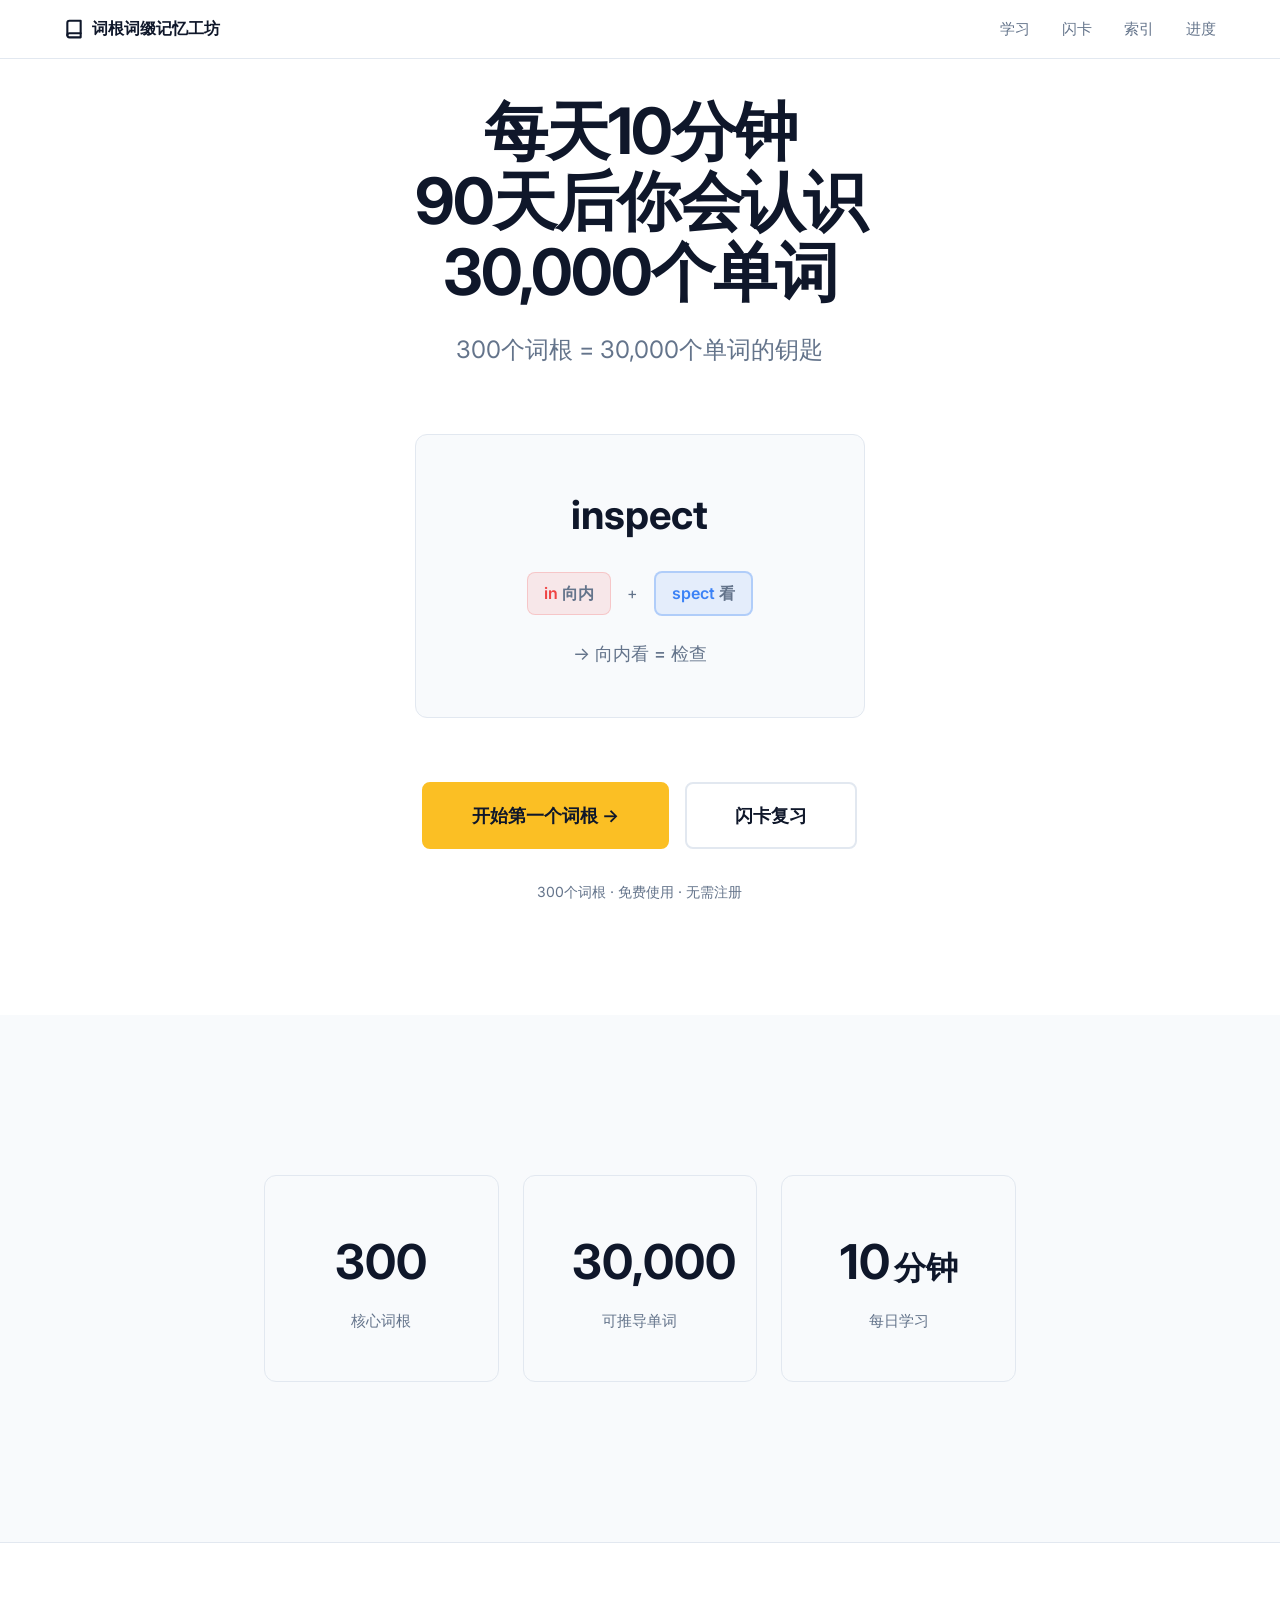
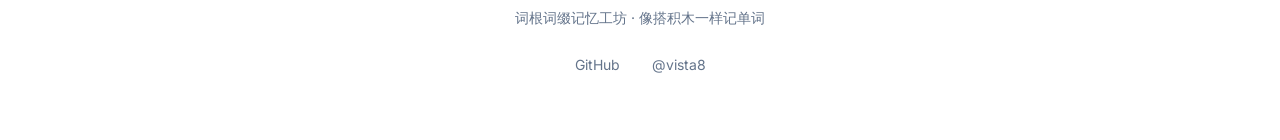
<file: index.html>
<!DOCTYPE html>
<html lang="zh-CN">
<head>
  <meta charset="UTF-8">
  <meta name="viewport" content="width=device-width, initial-scale=1.0">
  <title>词根词缀记忆工坊</title>

  <!-- Google Fonts -->
  <link rel="preconnect" href="https://fonts.googleapis.com">
  <link rel="preconnect" href="https://fonts.gstatic.com" crossorigin>
  <link href="https://fonts.googleapis.com/css2?family=Inter:wght@300;400;500;600;700&display=swap" rel="stylesheet">

  <link rel="stylesheet" href="css/minimal.css">
</head>
<body>

  <!-- 极简导航 -->
  <nav class="nav">
    <div class="nav-container">
      <a href="index.html" class="nav-logo">
        <svg width="20" height="20" viewBox="0 0 24 24" fill="none" stroke="currentColor" stroke-width="2.5" stroke-linecap="round" stroke-linejoin="round">
          <path d="M4 19.5A2.5 2.5 0 0 1 6.5 17H20"></path>
          <path d="M6.5 2H20v20H6.5A2.5 2.5 0 0 1 4 19.5v-15A2.5 2.5 0 0 1 6.5 2z"></path>
        </svg>
        词根词缀记忆工坊
      </a>
      <div class="nav-links">
        <a href="learn.html" class="nav-link">学习</a>
        <a href="flashcard.html" class="nav-link">闪卡</a>
        <a href="roots.html" class="nav-link">索引</a>
        <a href="progress.html" class="nav-link">进度</a>
      </div>
      <button class="nav-toggle" id="navToggle" aria-label="菜单" aria-expanded="false">
        <span></span>
        <span></span>
        <span></span>
      </button>
    </div>
  </nav>

  <!-- Hero Section - 超大留白 -->
  <section class="hero">
    <div class="container">

      <!-- 主标题 -->
      <h1 class="hero-title">
        每天10分钟<br>
        90天后你会认识<br>
        30,000个单词
      </h1>

      <!-- 副标题 -->
      <p class="hero-subtitle">
        300个词根 = 30,000个单词的钥匙
      </p>

      <!-- 动态词根演示 -->
      <div class="demo">
        <div class="demo-word">
          <span id="demoWord">inspect</span>
        </div>

        <div class="demo-breakdown">
          <div class="demo-part prefix">
            <span id="demoPrefix">in</span>
            <span class="text-secondary">向内</span>
          </div>
          <span class="demo-arrow">+</span>
          <div class="demo-part root">
            <span id="demoRoot">spect</span>
            <span class="text-secondary">看</span>
          </div>
        </div>

        <div class="demo-meaning">
          <span class="demo-arrow">→</span>
          <span id="demoMeaning">向内看 = 检查</span>
        </div>
      </div>

      <!-- CTA按钮组 -->
      <div style="display: flex; gap: 16px; justify-content: center; flex-wrap: wrap;">
        <a href="learn.html" class="btn btn-primary btn-large">
          开始第一个词根 →
        </a>
        <a href="flashcard.html" class="btn btn-large" style="background: white; border: 2px solid var(--color-border); color: var(--color-text);">
          闪卡复习
        </a>
      </div>

      <!-- 底部小字 -->
      <p class="text-secondary mt-xl" style="font-size: 0.875rem;">
        300个词根 · 免费使用 · 无需注册
      </p>

    </div>
  </section>

  <!-- 简单统计（可选，保留在首屏以下） -->
  <section style="padding: 96px 24px; background: #F8FAFC;">
    <div class="container">
      <div class="stat-grid">
        <div class="stat-card">
          <div class="stat-value">300</div>
          <div class="stat-label">核心词根</div>
        </div>
        <div class="stat-card">
          <div class="stat-value">30,000</div>
          <div class="stat-label">可推导单词</div>
        </div>
        <div class="stat-card">
          <div class="stat-value">10<span style="font-size: 2rem; margin-left: 4px;">分钟</span></div>
          <div class="stat-label">每日学习</div>
        </div>
      </div>
    </div>
  </section>

  <!-- Footer -->
  <footer class="footer">
    <div class="container">
      <p>词根词缀记忆工坊 · 像搭积木一样记单词</p>
      <div class="footer-links">
        <a href="https://github.com" class="footer-link" target="_blank">GitHub</a>
        <a href="https://x.com/vista8" class="footer-link" target="_blank">@vista8</a>
      </div>
    </div>
  </footer>

  <script src="js/nav.js"></script>

  <!-- 动态词根演示脚本 -->
  <script>
    const examples = [
      {
        word: 'inspect',
        prefix: 'in',
        prefixMeaning: '向内',
        root: 'spect',
        rootMeaning: '看',
        meaning: '向内看 = 检查'
      },
      {
        word: 'respect',
        prefix: 're',
        prefixMeaning: '再',
        root: 'spect',
        rootMeaning: '看',
        meaning: '再看 = 尊重'
      },
      {
        word: 'transport',
        prefix: 'trans',
        prefixMeaning: '穿过',
        root: 'port',
        rootMeaning: '带',
        meaning: '带过去 = 运输'
      },
      {
        word: 'export',
        prefix: 'ex',
        prefixMeaning: '向外',
        root: 'port',
        rootMeaning: '带',
        meaning: '带出去 = 出口'
      },
      {
        word: 'predict',
        prefix: 'pre',
        prefixMeaning: '提前',
        root: 'dict',
        rootMeaning: '说',
        meaning: '提前说 = 预测'
      }
    ];

    let currentIndex = 0;

    function updateDemo() {
      const example = examples[currentIndex];

      // 淡出效果
      const demoElement = document.querySelector('.demo');
      demoElement.style.opacity = '0';
      demoElement.style.transform = 'translateY(10px)';

      setTimeout(() => {
        // 更新内容
        document.getElementById('demoWord').textContent = example.word;
        document.getElementById('demoPrefix').textContent = example.prefix;
        document.getElementById('demoRoot').textContent = example.root;
        document.getElementById('demoMeaning').textContent = example.meaning;

        // 更新中文解释
        const prefixPart = document.querySelector('.demo-part.prefix .text-secondary');
        const rootPart = document.querySelector('.demo-part.root .text-secondary');
        if (prefixPart) prefixPart.textContent = example.prefixMeaning;
        if (rootPart) rootPart.textContent = example.rootMeaning;

        // 淡入效果
        demoElement.style.transition = 'all 400ms cubic-bezier(0.4, 0, 0.2, 1)';
        demoElement.style.opacity = '1';
        demoElement.style.transform = 'translateY(0)';

        currentIndex = (currentIndex + 1) % examples.length;
      }, 400);
    }

    // 每4秒切换一次
    setInterval(updateDemo, 4000);

    // 初始化过渡效果
    document.querySelector('.demo').style.transition = 'all 400ms cubic-bezier(0.4, 0, 0.2, 1)';
  </script>

</body>
</html>
</file>
<file: css/minimal.css>
/*
 * 词根词缀记忆工坊 - 极简主义设计
 * 原则：Less is More
 * 设计师：偏执的完美主义者
 */

/* ===== 重置与基础 ===== */

* {
  margin: 0;
  padding: 0;
  box-sizing: border-box;
}

:root {
  /* 颜色系统（极简） */
  --color-text: #0F172A;
  --color-text-secondary: #64748B;
  --color-text-tertiary: #94A3B8;
  --color-accent: #FBBF24;
  --color-accent-dark: #F59E0B;
  --color-border: #E2E8F0;
  --color-bg: #FFFFFF;
  --color-bg-secondary: #F8FAFC;
  --color-bg-hover: #F8FAFC;

  /* 间距系统（8px网格） */
  --space-xs: 4px;
  --space-sm: 8px;
  --space-md: 16px;
  --space-lg: 24px;
  --space-xl: 32px;
  --space-2xl: 48px;
  --space-3xl: 64px;
  --space-4xl: 96px;

  /* 字体系统 */
  --font-family: 'Inter', -apple-system, BlinkMacSystemFont, 'Segoe UI', sans-serif;

  /* 阴影系统（极浅） */
  --shadow-sm: 0 1px 2px 0 rgba(0, 0, 0, 0.02);
  --shadow-md: 0 2px 8px 0 rgba(0, 0, 0, 0.04);
  --shadow-lg: 0 4px 16px 0 rgba(0, 0, 0, 0.06);

  /* 圆角（统一） */
  --radius: 8px;
  --radius-lg: 12px;

  /* 过渡 */
  --transition: 200ms cubic-bezier(0.4, 0, 0.2, 1);
}

html {
  font-size: 16px;
  -webkit-font-smoothing: antialiased;
  -moz-osx-font-smoothing: grayscale;
}

body {
  font-family: var(--font-family);
  font-size: 1rem;
  line-height: 1.6;
  color: var(--color-text);
  background: var(--color-bg);
}

/* ===== 排版系统 ===== */

h1, h2, h3, h4, h5, h6 {
  font-family: var(--font-family);
  font-weight: 700;
  line-height: 1.2;
  letter-spacing: -0.02em;
}

h1 {
  font-size: 3rem;
  font-weight: 700;
}

h2 {
  font-size: 2rem;
  font-weight: 600;
}

h3 {
  font-size: 1.5rem;
  font-weight: 600;
}

p {
  margin-bottom: var(--space-md);
}

/* ===== 布局容器 ===== */

.container {
  max-width: 800px;
  margin: 0 auto;
  padding: 0 var(--space-lg);
}

.container-wide {
  max-width: 1200px;
  margin: 0 auto;
  padding: 0 var(--space-lg);
}

/* ===== 按钮系统 ===== */

.btn {
  display: inline-flex;
  align-items: center;
  justify-content: center;
  gap: var(--space-sm);
  padding: 14px 32px;
  font-size: 1rem;
  font-weight: 600;
  line-height: 1.5;
  text-decoration: none;
  color: var(--color-text);
  background: var(--color-bg);
  border: 2px solid var(--color-border);
  border-radius: var(--radius);
  cursor: pointer;
  transition: all var(--transition);
  min-height: 48px;
  white-space: nowrap;
}

.btn:hover {
  background: var(--color-bg-hover);
  border-color: var(--color-text);
  transform: translateY(-1px);
  box-shadow: var(--shadow-md);
}

.btn:active {
  transform: translateY(0);
  box-shadow: var(--shadow-sm);
}

.btn-primary {
  color: var(--color-text);
  background: var(--color-accent);
  border-color: var(--color-accent);
}

.btn-primary:hover {
  background: var(--color-accent-dark);
  border-color: var(--color-accent-dark);
  color: var(--color-text);
}

.btn-large {
  padding: 18px 48px;
  font-size: 1.125rem;
  font-weight: 600;
  min-height: 56px;
}

.btn-text {
  background: transparent;
  border: none;
  padding: 8px 16px;
  color: var(--color-text-secondary);
}

.btn-text:hover {
  background: transparent;
  color: var(--color-text);
  border: none;
  transform: none;
  box-shadow: none;
}

/* ===== 卡片系统 ===== */

.card {
  background: var(--color-bg);
  border: 1px solid var(--color-border);
  border-radius: var(--radius-lg);
  padding: var(--space-xl);
  transition: all var(--transition);
}

.card:hover {
  box-shadow: var(--shadow-lg);
  border-color: var(--color-text);
}

.card-simple {
  border: none;
  padding: var(--space-lg);
}

/* ===== 导航栏 ===== */

.nav {
  position: fixed;
  top: 0;
  left: 0;
  right: 0;
  z-index: 1000;
  background: rgba(255, 255, 255, 0.98);
  backdrop-filter: blur(10px);
  border-bottom: 1px solid var(--color-border);
}

.nav-container {
  max-width: 1200px;
  margin: 0 auto;
  padding: var(--space-md) var(--space-lg);
  display: flex;
  align-items: center;
  justify-content: space-between;
}

.nav-logo {
  font-size: 1rem;
  font-weight: 600;
  color: var(--color-text);
  text-decoration: none;
  display: flex;
  align-items: center;
  gap: var(--space-sm);
}

.nav-links {
  display: flex;
  align-items: center;
  gap: var(--space-xl);
}

.nav-link {
  font-size: 0.9375rem;
  font-weight: 500;
  color: var(--color-text-secondary);
  text-decoration: none;
  transition: color var(--transition);
}

.nav-link:hover {
  color: var(--color-text);
}

/* ===== Hero Section ===== */

.hero {
  min-height: 100vh;
  display: flex;
  flex-direction: column;
  align-items: center;
  justify-content: center;
  text-align: center;
  padding: var(--space-4xl) var(--space-lg);
}

.hero-title {
  font-size: 4rem;
  font-weight: 700;
  line-height: 1.1;
  letter-spacing: -0.03em;
  margin-bottom: var(--space-lg);
  max-width: 800px;
}

.hero-subtitle {
  font-size: 1.5rem;
  font-weight: 400;
  color: var(--color-text-secondary);
  margin-bottom: var(--space-3xl);
  max-width: 600px;
}

/* ===== 词根拆解演示 ===== */

.demo {
  background: var(--color-bg-hover);
  border: 1px solid var(--color-border);
  border-radius: var(--radius-lg);
  padding: var(--space-2xl);
  margin: var(--space-3xl) 0;
  max-width: 600px;
}

.demo-word {
  font-size: 2.5rem;
  font-weight: 700;
  color: var(--color-text);
  margin-bottom: var(--space-lg);
  display: flex;
  align-items: center;
  justify-content: center;
  gap: var(--space-sm);
}

.demo-breakdown {
  display: flex;
  align-items: center;
  justify-content: center;
  gap: var(--space-md);
  margin-bottom: var(--space-lg);
  flex-wrap: wrap;
}

.demo-part {
  display: inline-flex;
  align-items: center;
  gap: var(--space-xs);
  padding: var(--space-sm) var(--space-md);
  border-radius: var(--radius);
  font-size: 1rem;
  font-weight: 600;
}

.demo-part.prefix {
  background: rgba(239, 68, 68, 0.1);
  color: #EF4444;
  border: 1px solid rgba(239, 68, 68, 0.2);
}

.demo-part.root {
  background: rgba(59, 130, 246, 0.1);
  color: #3B82F6;
  border: 2px solid rgba(59, 130, 246, 0.3);
}

.demo-part.suffix {
  background: rgba(245, 158, 11, 0.1);
  color: #F59E0B;
  border: 1px solid rgba(245, 158, 11, 0.2);
}

.demo-meaning {
  font-size: 1.125rem;
  color: var(--color-text-secondary);
  font-weight: 500;
}

.demo-arrow {
  color: var(--color-text-secondary);
  font-weight: 400;
}

/* ===== 进度指示器 ===== */

.progress {
  margin: var(--space-2xl) 0;
}

.progress-bar {
  width: 100%;
  height: 4px;
  background: var(--color-border);
  border-radius: 2px;
  overflow: hidden;
}

.progress-fill {
  height: 100%;
  background: var(--color-accent);
  transition: width 400ms cubic-bezier(0.4, 0, 0.2, 1);
}

.progress-text {
  font-size: 0.875rem;
  color: var(--color-text-secondary);
  margin-top: var(--space-sm);
  text-align: right;
}

/* ===== 选项按钮（测试题） ===== */

.option {
  width: 100%;
  text-align: left;
  padding: var(--space-lg);
  margin-bottom: var(--space-md);
  background: var(--color-bg);
  border: 2px solid var(--color-border);
  border-radius: var(--radius);
  font-size: 1rem;
  font-weight: 500;
  color: var(--color-text);
  cursor: pointer;
  transition: all var(--transition);
}

.option:hover:not(:disabled) {
  border-color: var(--color-text);
  background: var(--color-bg-hover);
}

.option:disabled {
  cursor: not-allowed;
  opacity: 0.6;
}

.option.correct {
  background: var(--color-accent);
  border-color: var(--color-accent);
  color: var(--color-text);
}

.option.wrong {
  background: #FEE2E2;
  border-color: #EF4444;
  color: #DC2626;
}

/* ===== 反馈消息 ===== */

.feedback {
  padding: var(--space-lg);
  border-radius: var(--radius);
  margin: var(--space-lg) 0;
  font-weight: 500;
}

.feedback.success {
  background: rgba(251, 191, 36, 0.1);
  color: var(--color-text);
  border: 1px solid var(--color-accent);
}

.feedback.error {
  background: #FEE2E2;
  color: #DC2626;
  border: 1px solid #EF4444;
}

/* ===== 统计卡片 ===== */

.stat-grid {
  display: grid;
  grid-template-columns: repeat(auto-fit, minmax(200px, 1fr));
  gap: var(--space-lg);
  margin: var(--space-3xl) 0;
}

.stat-card {
  text-align: center;
  padding: var(--space-2xl);
  border: 1px solid var(--color-border);
  border-radius: var(--radius-lg);
}

.stat-value {
  font-size: 3rem;
  font-weight: 700;
  color: var(--color-text);
  margin-bottom: var(--space-sm);
}

.stat-label {
  font-size: 0.9375rem;
  color: var(--color-text-secondary);
  font-weight: 500;
}

/* ===== Footer ===== */

.footer {
  border-top: 1px solid var(--color-border);
  padding: var(--space-3xl) var(--space-lg);
  text-align: center;
  color: var(--color-text-secondary);
  font-size: 0.875rem;
}

.footer-links {
  display: flex;
  justify-content: center;
  gap: var(--space-xl);
  margin-top: var(--space-lg);
}

.footer-link {
  color: var(--color-text-secondary);
  text-decoration: none;
  transition: color var(--transition);
}

.footer-link:hover {
  color: var(--color-text);
}

/* ===== 工具类 ===== */

.text-center {
  text-align: center;
}

.text-secondary {
  color: var(--color-text-secondary);
}

.mb-sm { margin-bottom: var(--space-sm); }
.mb-md { margin-bottom: var(--space-md); }
.mb-lg { margin-bottom: var(--space-lg); }
.mb-xl { margin-bottom: var(--space-xl); }
.mb-2xl { margin-bottom: var(--space-2xl); }

.mt-sm { margin-top: var(--space-sm); }
.mt-md { margin-top: var(--space-md); }
.mt-lg { margin-top: var(--space-lg); }
.mt-xl { margin-top: var(--space-xl); }
.mt-2xl { margin-top: var(--space-2xl); }

/* ===== 响应式 ===== */

@media (max-width: 768px) {
  .hero-title {
    font-size: 2.5rem;
  }

  .hero-subtitle {
    font-size: 1.125rem;
  }

  .demo-word {
    font-size: 1.75rem;
  }

  .nav-links {
    gap: var(--space-md);
  }

  .stat-value {
    font-size: 2rem;
  }
}

/* ===== 移动端汉堡菜单按钮 ===== */

.nav-toggle {
  display: none;
  flex-direction: column;
  justify-content: center;
  gap: 5px;
  width: 40px;
  height: 40px;
  background: none;
  border: none;
  cursor: pointer;
  padding: 8px;
  border-radius: var(--radius);
  flex-shrink: 0;
}

.nav-toggle span {
  display: block;
  width: 22px;
  height: 2px;
  background: var(--color-text);
  border-radius: 2px;
  transition: all var(--transition);
}

/* ===== 手机端响应式（640px 以下） ===== */

@media (max-width: 640px) {
  /* 导航：显示汉堡按钮，收起链接 */
  .nav-toggle {
    display: flex;
  }

  .nav-links {
    display: none;
    position: absolute;
    top: 100%;
    left: 0;
    right: 0;
    flex-direction: column;
    background: rgba(255, 255, 255, 0.99);
    backdrop-filter: blur(10px);
    border-bottom: 1px solid var(--color-border);
    padding: 8px 24px 16px;
    gap: 0;
    box-shadow: 0 4px 16px rgba(0, 0, 0, 0.08);
  }

  .nav-links.open {
    display: flex;
  }

  .nav-link {
    padding: 14px 4px;
    font-size: 1rem;
    border-bottom: 1px solid var(--color-border);
  }

  .nav-link:last-child {
    border-bottom: none;
  }

  /* 标题字体缩小 */
  h1 {
    font-size: 2rem;
  }

  h2 {
    font-size: 1.375rem;
  }

  /* Hero 区域 */
  .hero-title {
    font-size: 2rem;
  }

  .hero-subtitle {
    font-size: 1rem;
    margin-bottom: var(--space-2xl);
  }

  .hero {
    padding-top: 100px;
  }

  /* 演示区域 */
  .demo {
    padding: var(--space-lg);
  }

  .demo-word {
    font-size: 1.5rem;
  }

  /* 统计 */
  .stat-value {
    font-size: 1.75rem;
  }

  .stat-card {
    padding: var(--space-lg);
  }

  /* 卡片 */
  .card {
    padding: var(--space-lg);
  }

  /* 大按钮 */
  .btn-large {
    padding: 14px 24px;
    font-size: 1rem;
    min-height: 52px;
  }

  /* action-buttons（详情页底部） */
  .action-buttons {
    flex-direction: column;
  }

  .action-buttons .btn {
    width: 100%;
    justify-content: center;
  }
}

/* ===== 无障碍 ===== */

@media (prefers-reduced-motion: reduce) {
  *,
  *::before,
  *::after {
    animation-duration: 0.01ms !important;
    animation-iteration-count: 1 !important;
    transition-duration: 0.01ms !important;
  }
}

/* ===== 焦点样式 ===== */

:focus-visible {
  outline: 2px solid var(--color-accent);
  outline-offset: 2px;
}

/* ===== 选择样式 ===== */

::selection {
  background: var(--color-accent);
  color: var(--color-text);
}
</file>
